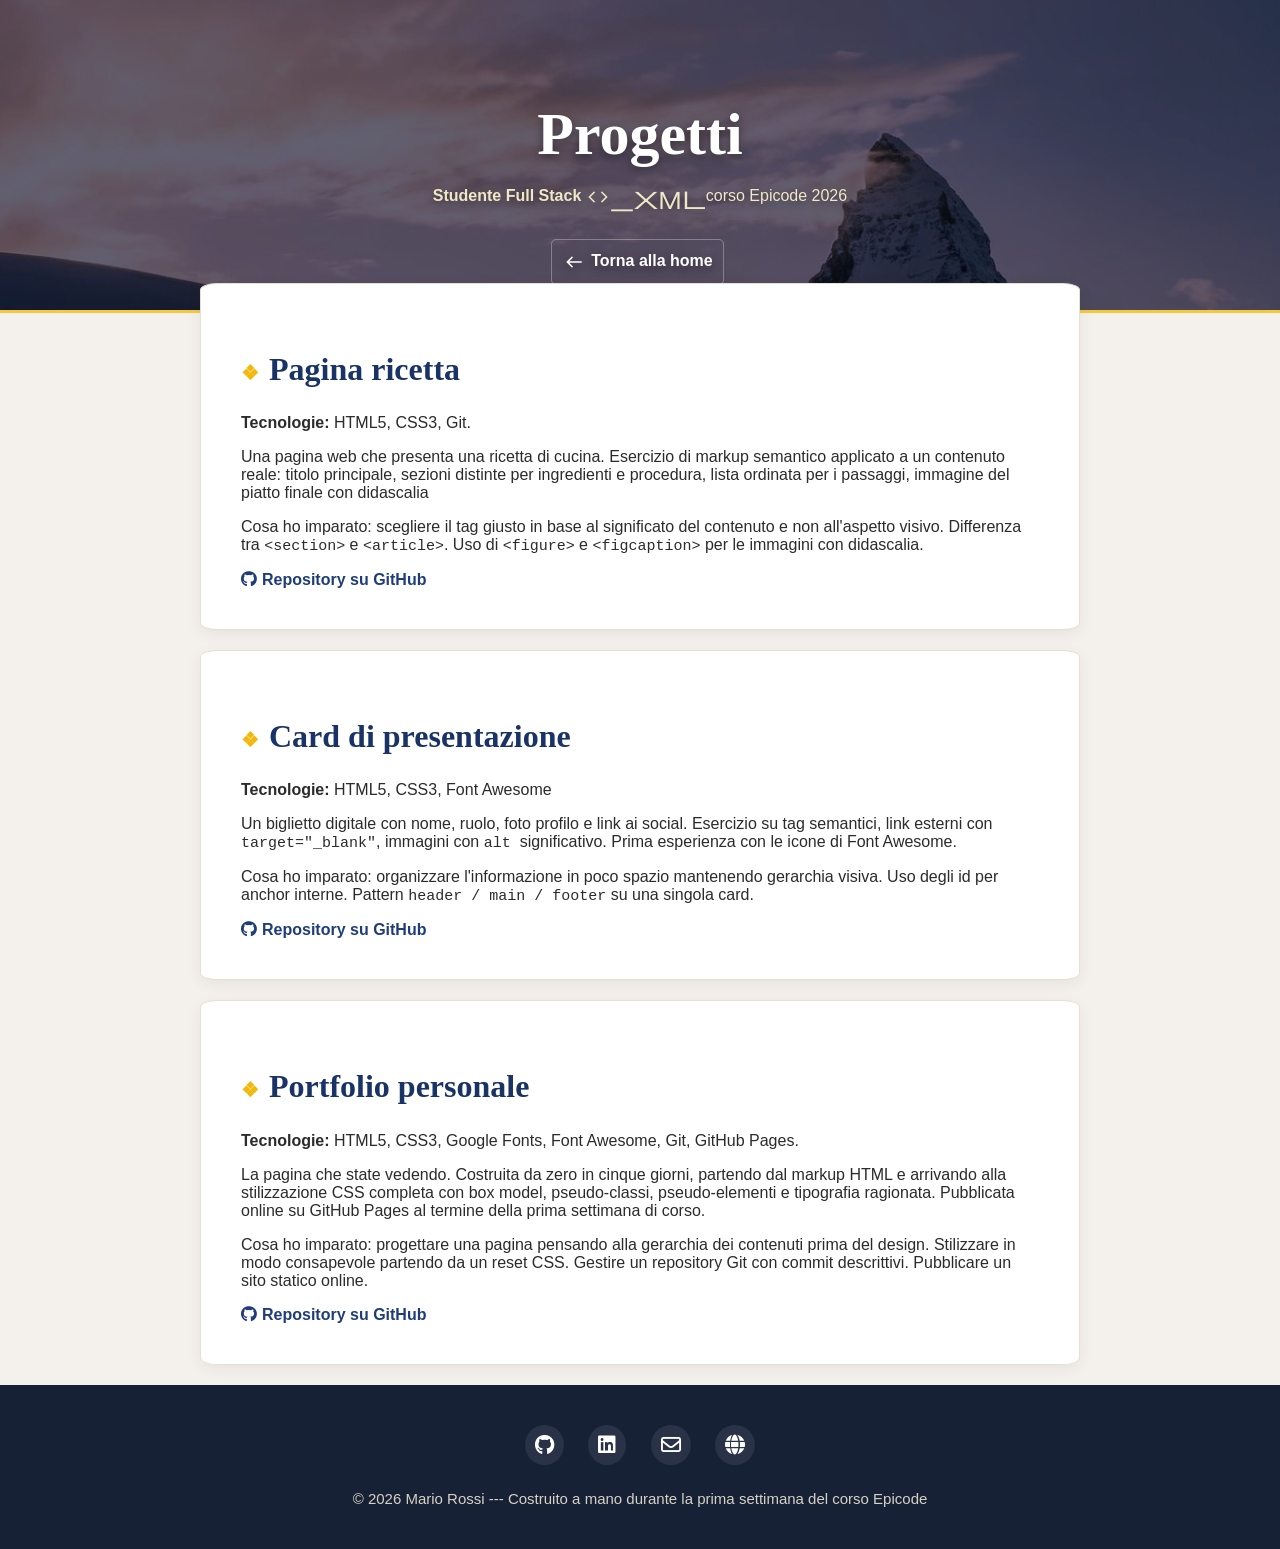
<file: projects.html>
<!doctype html>
<html lang="en">
  <head>
    <meta charset="UTF-8" />
    <meta name="viewport" content="width=device-width, initial-scale=1.0" />
    <title>Portfolio Mario Rossi</title>
    <link
      rel="stylesheet"
      href="https://fonts.googleapis.com/css2?family=Material+Symbols+Outlined:FILL@0..1"
    />
    <link
      rel="stylesheet"
      href="https://cdnjs.cloudflare.com/ajax/libs/font-awesome/6.5.2/css/all.min.css"
    />
    <link rel="stylesheet" href="assets/css/style.css" />
  </head>
  <body>
    <!-- presentazione + nav -->
    <header>
      <h1 class="title-header">Progetti</h1>
      <div class="description">
        <p>
          <b>Studente Full Stack</b>
          <span class="material-symbols-outlined">code_xml</span>corso Epicode
          2026
        </p>
      </div>
      <nav>
        <ul>
          <li>
            <a href="index.html"
              ><span class="material-symbols-outlined"> arrow_left_alt </span
              >Torna alla home</a
            >
          </li>
        </ul>
      </nav>
    </header>
    <main>
      <section class="home">
        <article class="projects">
          <h2>Pagina ricetta</h2>
          <p><b>Tecnologie:</b> HTML5, CSS3, Git.</p>
          <p>
            Una pagina web che presenta una ricetta di cucina. Esercizio di
            markup semantico applicato a un contenuto reale: titolo principale,
            sezioni distinte per ingredienti e procedura, lista ordinata per i
            passaggi, immagine del piatto finale con didascalia
          </p>
          <p>
            Cosa ho imparato: scegliere il tag giusto in base al significato del
            contenuto e non all'aspetto visivo. Differenza tra
            <code>&lt;section&gt;</code> e <code>&lt;article&gt;</code>. Uso di
            <code>&lt;figure&gt;</code> e <code>&lt;figcaption&gt;</code> per le
            immagini con didascalia.
          </p>
          <a class="github-link" href="javascript:void(0)"
            ><i class="fa-brands fa-github"></i>Repository su GitHub</a
          >
        </article>
      </section>
      <section>
        <article class="projects">
          <h2>Card di presentazione</h2>
          <p><b>Tecnologie:</b> HTML5, CSS3, Font Awesome</p>
          <p>
            Un biglietto digitale con nome, ruolo, foto profilo e link ai
            social. Esercizio su tag semantici, link esterni con
            <code>target="_blank"</code>, immagini con
            <code>alt </code>significativo. Prima esperienza con le icone di
            Font Awesome.
          </p>
          <p>
            Cosa ho imparato: organizzare l'informazione in poco spazio
            mantenendo gerarchia visiva. Uso degli id per anchor interne.
            Pattern <code>header / main / footer</code> su una singola card.
          </p>
          <a class="github-link" href="javascript:void(0)"
            ><i class="fa-brands fa-github"></i>Repository su GitHub</a
          >
        </article>
      </section>
      <section>
        <article class="projects">
          <h2>Portfolio personale</h2>
          <p>
            <b>Tecnologie:</b> HTML5, CSS3, Google Fonts, Font Awesome, Git,
            GitHub Pages.
          </p>
          <p>
            La pagina che state vedendo. Costruita da zero in cinque giorni,
            partendo dal markup HTML e arrivando alla stilizzazione CSS completa
            con box model, pseudo-classi, pseudo-elementi e tipografia
            ragionata. Pubblicata online su GitHub Pages al termine della prima
            settimana di corso.
          </p>
          <p>
            Cosa ho imparato: progettare una pagina pensando alla gerarchia dei
            contenuti prima del design. Stilizzare in modo consapevole partendo
            da un reset CSS. Gestire un repository Git con commit descrittivi.
            Pubblicare un sito statico online.
          </p>
          <a class="github-link" href="javascript:void(0)"
            ><i class="fa-brands fa-github"></i>Repository su GitHub</a
          >
        </article>
      </section>
    </main>
    <footer>
      <div class="cr-banner">
        <div class="logo-sites">
          <i class="fa-brands fa-github"></i>
          <i class="fa-brands fa-linkedin"></i>
          <i class="fa-regular fa-envelope"></i>
          <i class="fa-solid fa-globe"></i>
        </div>
        <p>
          &copy; 2026 Mario Rossi --- Costruito a mano durante la prima
          settimana del corso Epicode
        </p>
      </div>
    </footer>
  </body>
</html>
</file>
<file: assets/css/style.css>
@import url("https://fonts.googleapis.com/css2?family=Roboto&display=swap");

* {
  box-sizing: border-box;
}

html,
body {
  margin: 0;
  padding: 0;
}

body {
  background-color: #f4f1ec;
  color: #2b2b2b;
  font-family: "Inter", Arial, sans-serif;
}

main {
  max-width: 920px;
  margin: 0 auto;
}

aside {
  max-width: 920px;
  margin: 0 auto;
}

section {
  background-color: white;
  margin: 20px;
  padding: 40px;
  border: 1px solid #e6e0d3;
  box-shadow: 0 4px 16px rgba(0, 0, 0, 0.06);
  border-radius: 2%;
}

section h2::before {
  padding-right: 10px;
  content: "\2756";
  font-size: 20px;
  color: hsl(45, 90%, 50%);
}

header {
  background-image: url("../img/header-bg.jpg");
  background-color: hsla(235, 100%, 7%, 0.616);
  background-blend-mode: multiply;
  background-size: cover;
  background-position: center;
  background-repeat: no-repeat;
  padding: 100px;
  border-bottom: 3px solid hsl(45, 90%, 60%);
  text-shadow: 0 3px 10px rgba(0, 0, 0, 0.4);
}

.material-symbols-outlined {
  font-variation-settings:
    "FILL" 1,
    "wght" 300,
    "GRAD" 0,
    "opsz" 24;
  vertical-align: middle;
}

/* pagina progetti */

.home {
  margin-top: -30px;
}

code {
  font-size: 15px;
}

/* END */

/* titles article */

h1,
h2,
h3 {
  font-family: "Playfair Display", Georgia, serif;
  color: hsl(220, 60%, 25%);
}

h1 {
  margin: 0;
  font-size: 60px;
}

h2 {
  font-size: 2rem;
}

/* END */

/* nav */
nav {
  text-align: center;
}

nav li {
  display: inline-block;
  font-weight: bold;
  border: 1px solid rgba(255, 255, 255, 0.3);
  border-radius: 5px;
  color: white;
  text-align: center;
  padding: 10px;
  margin-right: 5px;
  text-decoration: none;
  margin-bottom: -80px;
}

nav a {
  color: white;
  text-decoration: none;
}

nav span {
  padding-right: 5px;
}

nav ul {
  margin-bottom: -60px;
  padding-inline-start: 0;
}

nav li:hover {
  background-color: hsl(45, 90%, 60%);
  border: 1px solid hsl(45, 90%, 60%);
}

nav li:hover a {
  color: #1f3d7a;
}

.title-header {
  color: white;
  text-align: center;
  font-family: "Playfair Display", Georgia, serif;
}

.description {
  color: #f0e7c8;
  text-align: center;
  margin-bottom: 30px;
}

/* END */

/* chi-sono */

.chi-sono {
  margin-top: -30px;
}

.photo-profile img {
  width: 100px;
  height: 100px;
}

.photo-profile {
  width: 100px;
  height: 100px;
  border-radius: 50%;
  border: 5px solid hsl(45, 90%, 60%);
  overflow: hidden;
  float: left;
  margin: 10px;
}

.italic {
  color: #2d3953;
}

.italic::first-letter {
  font-family: "Playfair Display", Georgia, serif;
  color: hsl(220, 60%, 30%);
  font-weight: bold;
  font-size: 3em;
  padding-right: 10px;
  float: left;
}

/* END */

/* table */

table {
  width: 100%;
}

table i {
  padding-right: 5px;
}

table caption {
  padding-bottom: 10px;
  color: hsl(220, 30%, 40%);
  text-align: left;
}

thead tr {
  background-color: #f9f5ea;
}

thead tr th:last-child {
  width: 50%;
}

thead {
  height: 40px;
}

th {
  color: hsl(220, 60%, 25%);
  background-color: #f9f5ea;
  text-align: left;
}

td {
  padding: 10px;
  border-bottom: 1px solid #ece6d8;
}

/* END */

/* le mie competenze */
.skills table i {
  color: hsl(220, 60%, 30%);
}

.skills li:first-child {
  font-weight: bold;
}

.stack {
  color: #1f3d7a;
}

.skills li:nth-of-type(odd) {
  background-color: #f5f7fb;
}

.barra {
  width: 100%;
  height: 10px;
  background-color: #ece6d8;
  border-radius: 15px;
}

.barra .lvl-html {
  height: 100%;
  border-radius: 15px;
  background-color: hsl(45, 90%, 50%);
  width: 80%;
}

.barra .lvl-css {
  height: 100%;
  border-radius: 15px;
  background-color: hsl(45, 90%, 50%);
  width: 60%;
}

.barra .lvl-git {
  height: 100%;
  border-radius: 15px;
  background-color: hsl(45, 90%, 50%);
  width: 50%;
}

.barra .lvl-cmd {
  height: 100%;
  border-radius: 15px;
  background-color: hsl(45, 90%, 50%);
  width: 40%;
}

.barra .lvl-mrk {
  height: 100%;
  border-radius: 15px;
  background-color: hsl(45, 90%, 50%);
  width: 70%;
}

.lvl-html span {
  visibility: hidden;
}

/* END */

/* le mie esperienze */

th {
  padding-left: 10px;
  color: #1f3d7a;
}

/* END */

/* i miei progetti */

.container {
  border-left: 5px solid #1f3d7a;
  border-radius: 7px;
  background-color: #fbf8ef;
  padding: 10px 20px;
  margin-bottom: 20px;
}

.container h3 {
  margin-top: 5px;
}

.container:nth-child(even) {
  background-color: white;
  border-left: 5px solid hsl(45, 90%, 50%);
}

i {
  padding-right: 5px;
}

.github-link {
  font-weight: bold;
  text-decoration: none;
  color: hsl(220, 60%, 30%);
}

.github-link:hover {
  color: hsl(220, 60%, 45%);
  border-bottom: 3px solid hsl(45, 90%, 50%);
}

#new {
  color: red;
}

.project-more {
  text-align: right;
}

.project-more a {
  font-weight: bold;
  padding-bottom: 2px;
  color: hsl(220, 60%, 30%);
  text-decoration: none;
  border-bottom: 2px solid hsl(45, 90%, 50%);
}

/* END */

/* form contattami */

input {
  background-color: #fbf8f1;
  font-family: "helvetica neue", helvetica, arial, sans-serif;
  border: 1px solid #d6cfbf;
  width: 100%;
  padding: 10px;
}

input:focus {
  background-color: white;
  border: 1px solid hsl(220, 60%, 30%);
}

input::placeholder {
  color: #a39b87;
}

input:last-of-type {
  width: auto;
}

label {
  color: #1f3d7a;
  font-weight: bold;
}

label:last-of-type {
  color: black;
  font-weight: lighter;
}

select {
  background-color: #fbf8f1;
  border: 1px solid #d6cfbf;
  padding: 10px;
  width: 100%;
}

select:focus {
  background-color: white;
  border: 1px solid hsl(220, 60%, 30%);
}

textarea {
  padding: 10px;
  background-color: #fbf8f1;
  width: 100%;
  border: 1px solid #d6cfbf;
}

textarea:focus {
  background-color: white;
  border: 1px solid hsl(220, 60%, 30%);
}

textarea::placeholder {
  color: #a39b87;
}

.accept {
  color: #2b2b2b;
}

.submit-form {
  background: hsl(220, 60%, 30%);
  box-shadow: 0 2px 4px rgba(0, 0, 0, 0.1);
  color: white;
  width: 15%;
  padding: 10px 20px;
  border-radius: 10%;
}

.submit-form i {
  padding-right: 10px;
}

.submit-form:hover {
  background: hsl(220, 60%, 45%);
  box-shadow: 0 4px 10px rgba(0, 0, 0, 0.18);
}

/* END */

/* BANNER */

.logo-sites i {
  color: white;
  background-color: rgba(255, 255, 255, 0.08);
  border-radius: 50%;
  margin: 10px;
  padding: 10px;
  font-size: 20px;
}

.logo-sites i:hover {
  color: hsl(220, 60%, 20%);
  background: hsl(45, 90%, 60%);
}

.cr-banner {
  padding: 30px;
  background-color: hsl(220, 40%, 15%);
  font-size: 15px;
  text-align: center;
  color: #d6d2c4;
}

/* END */
</file>
